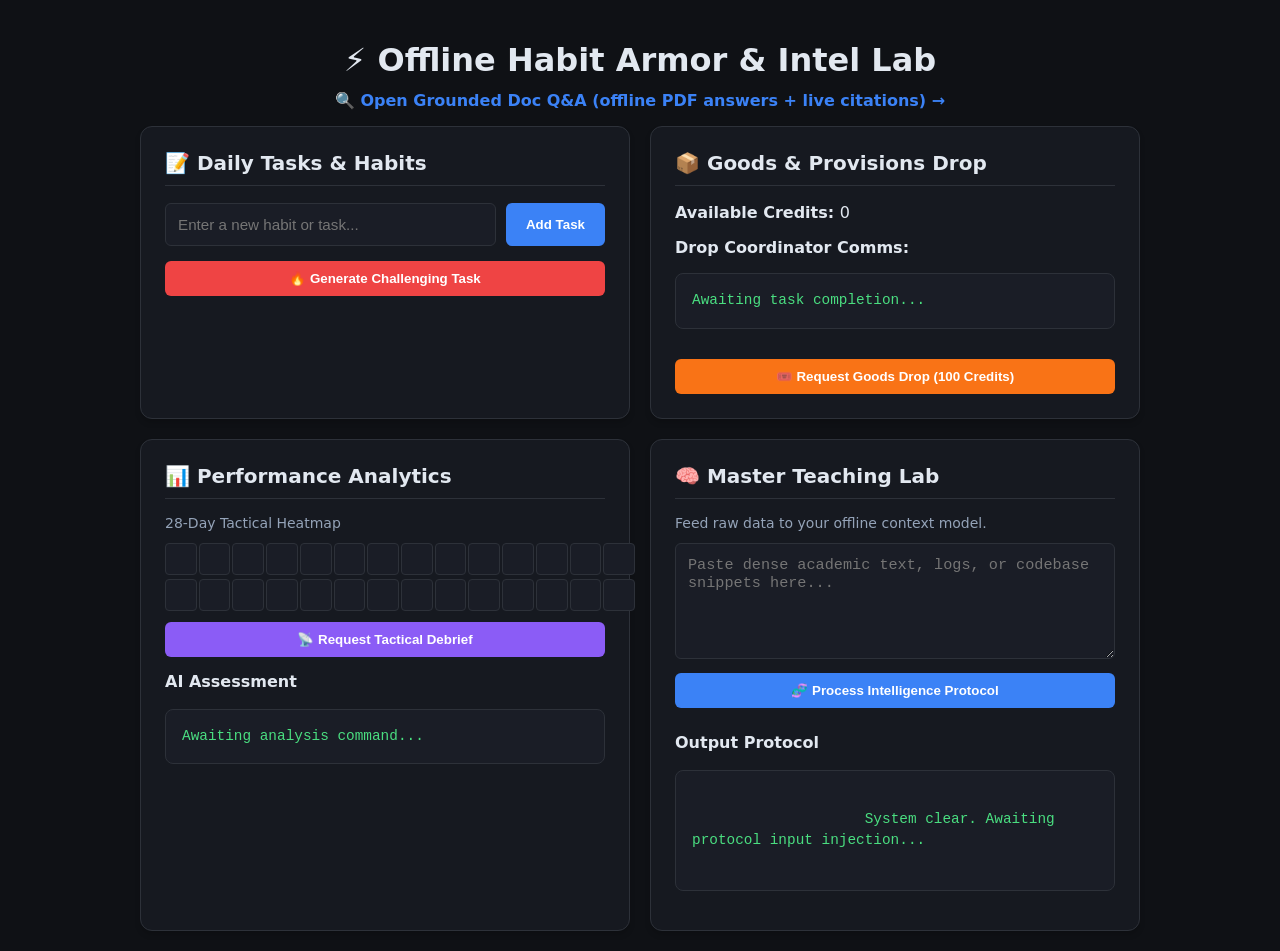
<file: index.html>
<!DOCTYPE html>
<html lang="en">
<head>
    <meta charset="UTF-8">
    <meta name="viewport" content="width=device-width, initial-scale=1.0">
    <title>Offline Habit Armor</title>
    <link rel="stylesheet" href="style.css">
    <link rel="manifest" href="manifest.json">
</head>
<body>
    <div id="app">
        <header>
            <h1>⚡ Offline Habit Armor & Intel Lab</h1>
            <p style="text-align:center;margin-top:-18px;">
                <a href="doc-qa.html" style="color:#3b82f6;text-decoration:none;font-weight:600;">🔍 Open Grounded Doc Q&A (offline PDF answers + live citations) →</a>
            </p>
        </header>

        <div class="dashboard-grid">
            
            <section class="card">
                <h2>📝 Daily Tasks & Habits</h2>
                <div class="input-group">
                    <input type="text" id="habit-input" placeholder="Enter a new habit or task...">
                    <button id="add-btn">Add Task</button>
                </div>
                <button id="challenge-btn" class="btn-challenge">🔥 Generate Challenging Task</button>
                <ul id="habit-list"></ul>
            </section>

            <section class="card">
                <h2>📦 Goods & Provisions Drop</h2>
                <div class="game-stats">
                    <p><strong>Available Credits: </strong><span id="credit-display">0</span></p>
                    <p><strong>Drop Coordinator Comms:</strong></p>
                    <div id="quest-log" class="console-box">Awaiting task completion...</div>
                </div>
                <button id="pull-btn" class="btn-drop">🎟️ Request Goods Drop (100 Credits)</button>
            </section>

            <section class="card">
                <h2>📊 Performance Analytics</h2>
                <p class="subtitle">28-Day Tactical Heatmap</p>
                <div id="heatmap" class="heatmap-grid"></div>
                <button id="debrief-btn" class="btn-debrief">📡 Request Tactical Debrief</button>
                
                <h3 style="margin-top: 15px;">AI Assessment</h3>
                <div id="debrief-output" class="console-box">Awaiting analysis command...</div>
            </section>

            <section class="card">
                <h2>🧠 Master Teaching Lab</h2>
                <p class="subtitle">Feed raw data to your offline context model.</p>
                <textarea id="raw-notes-input" rows="5" placeholder="Paste dense academic text, logs, or codebase snippets here..."></textarea>
                <button id="process-notes-btn" class="btn-intel">🧬 Process Intelligence Protocol</button>
                
                <h3 style="margin-top: 15px;">Output Protocol</h3>
                <div id="protocol-output" class="console-box markdown-target">
                    System clear. Awaiting protocol input injection...
                </div>
            </section>

        </div>
    </div>

    <script src="app.js"></script>
    <script>
        if ('serviceWorker' in navigator) {
            navigator.serviceWorker.register('/sw.js')
                .then(() => console.log('Service Worker Registered!'))
                .catch(err => console.error('Registration failed:', err));
        }
    </script>
</body>
</html>
</file>
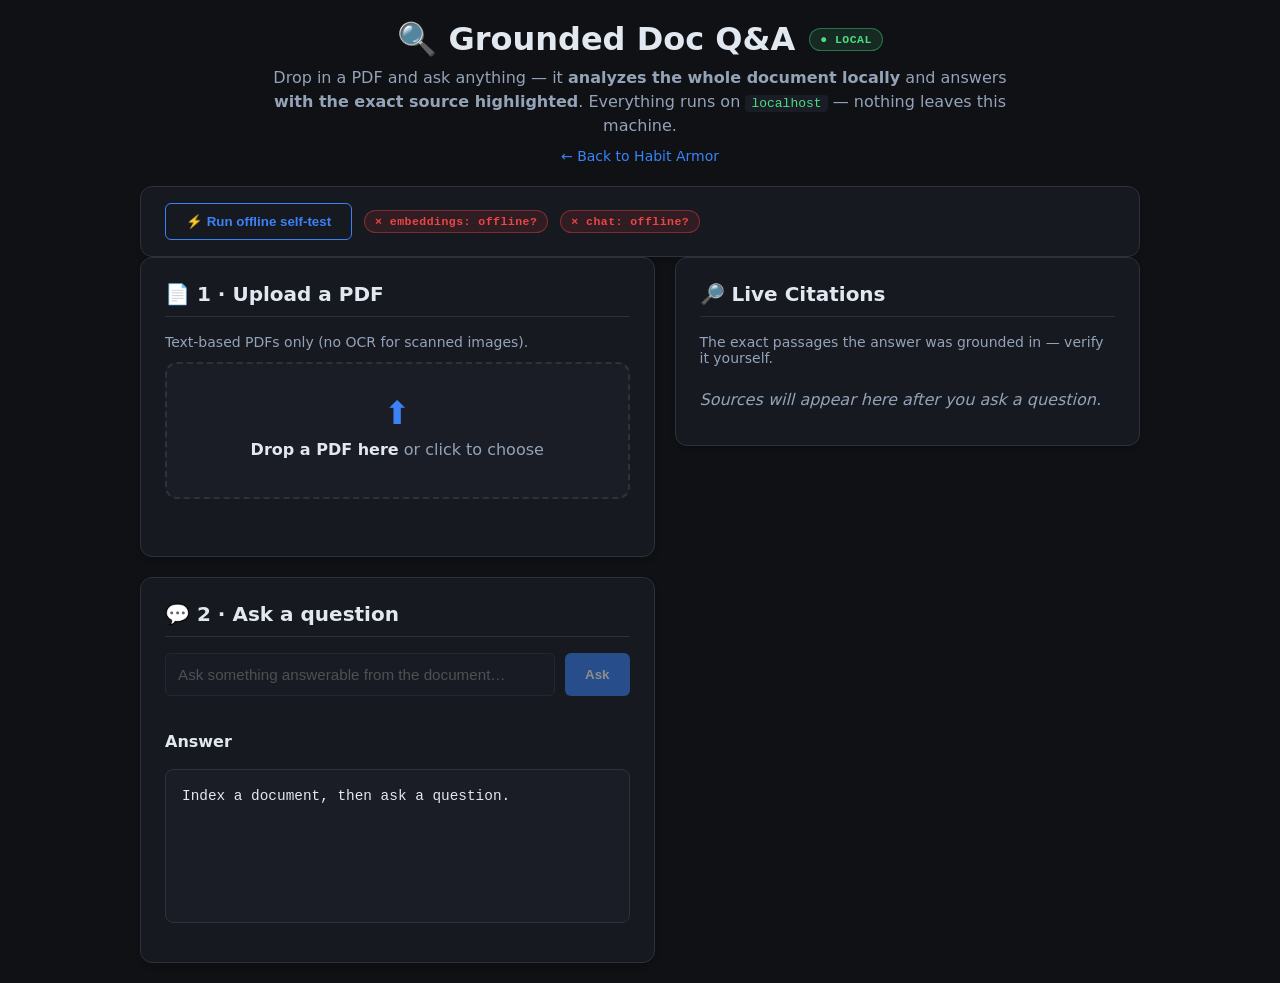
<file: doc-qa.html>
<!DOCTYPE html>
<html lang="en">
<head>
    <meta charset="UTF-8">
    <meta name="viewport" content="width=device-width, initial-scale=1.0">
    <title>Grounded Doc Q&A — Offline</title>
    <link rel="stylesheet" href="style.css">
    <link rel="stylesheet" href="doc-qa.css">
    <link rel="manifest" href="manifest.json">
</head>
<body>
    <div id="app" class="docqa">
        <header class="docqa-header">
            <div class="title-row">
                <h1>🔍 Grounded Doc Q&A</h1>
                <span id="net-pill" class="pill pill-green" title="Connectivity">● LOCAL</span>
            </div>
            <p class="tagline">Drop in a PDF and ask anything — it <strong>analyzes the whole document locally</strong> and answers <strong>with the exact source highlighted</strong>. Everything runs on <code>localhost</code> — nothing leaves this machine.</p>
            <a class="back-link" href="index.html">← Back to Habit Armor</a>
        </header>

        <!-- Phase 0: offline proof, visible to the judge -->
        <section class="card statusbar">
            <div class="status-line">
                <button id="selftest-btn" class="btn-ghost">⚡ Run offline self-test</button>
                <span id="embed-pill" class="pill pill-idle" title="Embedding model">embeddings: …</span>
                <span id="chat-pill" class="pill pill-idle" title="Chat model">chat: …</span>
            </div>
            <div id="selftest-out" class="selftest-out" hidden></div>
        </section>

        <div class="docqa-grid">
            <!-- LEFT: ingest + ask + answer -->
            <div class="col">
                <section class="card">
                    <h2>📄 1 · Upload a PDF</h2>
                    <p class="subtitle">Text-based PDFs only (no OCR for scanned images).</p>
                    <label id="dropzone" class="dropzone" for="pdf-input">
                        <input type="file" id="pdf-input" accept="application/pdf" hidden>
                        <div class="dz-inner">
                            <div class="dz-icon">⬆</div>
                            <div class="dz-text"><strong>Drop a PDF here</strong> or click to choose</div>
                            <div id="dz-file" class="dz-file"></div>
                        </div>
                    </label>

                    <div id="index-progress" class="progress-wrap" hidden>
                        <div class="progress-track"><div id="progress-bar" class="progress-bar"></div></div>
                        <div id="progress-label" class="progress-label">Working…</div>
                    </div>
                    <div id="index-status" class="index-status"></div>
                </section>

                <section class="card">
                    <h2>💬 2 · Ask a question</h2>
                    <div class="input-group">
                        <input type="text" id="question-input" placeholder="Ask something answerable from the document…" disabled>
                        <button id="ask-btn" disabled>Ask</button>
                    </div>
                    <div id="mode-note" class="mode-note"></div>
                    <h3>Answer</h3>
                    <div id="answer-box" class="console-box answer-box">Index a document, then ask a question.</div>
                </section>
            </div>

            <!-- RIGHT: live citations -->
            <div class="col">
                <section class="card sources-card">
                    <h2>🔎 Live Citations</h2>
                    <p class="subtitle">The exact passages the answer was grounded in — verify it yourself.</p>
                    <div id="citations" class="citations">
                        <div class="empty-state">Sources will appear here after you ask a question.</div>
                    </div>
                </section>
            </div>
        </div>
    </div>

    <script src="/vendor/pdf.min.js"></script>
    <script src="doc-qa.js"></script>
    <script>
        if ('serviceWorker' in navigator) {
            navigator.serviceWorker.register('/sw.js').catch(err => console.error('SW registration failed:', err));
        }
    </script>
</body>
</html>
</file>
<file: style.css>
:root {
    --bg-main: #0f1115;
    --bg-card: #161920;
    --bg-console: #1a1d26;
    --text-primary: #e2e8f0;
    --text-secondary: #94a3b8;
    --border-color: #2d3139;
    --accent-blue: #3b82f6;
    --accent-orange: #f97316;
    --accent-red: #ef4444;
    --accent-purple: #8b5cf6;
    --matrix-green: #4ade80;
}

body {
    font-family: system-ui, -apple-system, BlinkMacSystemFont, 'Segoe UI', Roboto, sans-serif;
    background-color: var(--bg-main);
    color: var(--text-primary);
    margin: 0;
    padding: 20px;
}

#app {
    max-width: 1000px;
    margin: auto;
}

header h1 {
    text-align: center;
    color: var(--text-primary);
    margin-bottom: 30px;
    font-weight: 700;
}

.dashboard-grid {
    display: flex;
    flex-direction: column;
    gap: 20px;
}

.card {
    background: var(--bg-card);
    padding: 24px;
    border-radius: 12px;
    border: 1px solid var(--border-color);
    box-shadow: 0 4px 6px -1px rgba(0, 0, 0, 0.2);
}

h2, h3 {
    margin-top: 0;
    color: var(--text-primary);
    border-bottom: 1px solid var(--border-color);
    padding-bottom: 10px;
}

h2 { font-size: 1.25rem; }
h3 { font-size: 1rem; border: none; margin-bottom: 8px;}

.subtitle {
    color: var(--text-secondary);
    font-size: 0.875rem;
    margin-bottom: 12px;
}

.input-group {
    display: flex;
    gap: 10px;
    margin-bottom: 15px;
}

input[type="text"], textarea {
    flex: 1;
    background-color: var(--bg-console);
    border: 1px solid var(--border-color);
    color: var(--text-primary);
    padding: 12px;
    border-radius: 6px;
    font-size: 0.95rem;
}

input[type="text"]:focus, textarea:focus {
    outline: 2px solid var(--accent-blue);
    border-color: transparent;
}

textarea {
    width: 100%;
    box-sizing: border-box;
    resize: vertical;
    font-family: monospace;
}

button {
    padding: 10px 20px;
    background-color: var(--accent-blue);
    color: white;
    border: none;
    border-radius: 6px;
    font-weight: 600;
    cursor: pointer;
    transition: background 0.2s;
}

button:hover { background-color: #2563eb; }

.btn-drop { background-color: var(--accent-orange); width: 100%; margin-top: 15px; }
.btn-drop:hover { background-color: #ea580c; }

.btn-intel { width: 100%; margin-top: 10px; margin-bottom: 10px; }

.btn-challenge { background-color: var(--accent-red); width: 100%; margin-bottom: 20px; }
.btn-challenge:hover { background-color: #dc2626; }

.btn-debrief { background-color: var(--accent-purple); width: 100%; }
.btn-debrief:hover { background-color: #7c3aed; }

ul { list-style-type: none; padding: 0; margin: 0; }

li {
    background: var(--bg-console);
    padding: 14px;
    border-radius: 6px;
    margin-bottom: 10px;
    display: flex;
    justify-content: space-between;
    align-items: center;
    border: 1px solid var(--border-color);
}

li.completed {
    text-decoration: line-through;
    color: var(--text-secondary);
    opacity: 0.6;
}

li input[type="checkbox"] { margin-right: 12px; transform: scale(1.1); }
li button { background-color: var(--accent-red); padding: 6px 12px; font-size: 0.85rem; }
li button:hover { background-color: #dc2626; }

.console-box {
    background-color: var(--bg-console);
    border: 1px solid var(--border-color);
    padding: 16px;
    border-radius: 8px;
    font-family: 'Courier New', Courier, monospace;
    font-size: 0.9rem;
    line-height: 1.5;
    color: var(--matrix-green); 
    overflow-y: auto;
    white-space: pre-wrap;
    margin-bottom: 15px;
}

/* Heatmap Grid Styles */
.heatmap-grid {
    display: grid;
    grid-template-columns: repeat(14, 1fr); /* 2 rows of 14 */
    gap: 4px;
    margin-bottom: 15px;
}

.heatmap-cell {
    width: 100%;
    aspect-ratio: 1;
    background-color: var(--bg-console);
    border: 1px solid var(--border-color);
    border-radius: 4px;
}

.heatmap-cell.active {
    background-color: var(--matrix-green);
    border-color: #22c55e;
    box-shadow: 0 0 5px rgba(74, 222, 128, 0.4);
}

@media (min-width: 768px) {
    .dashboard-grid {
        display: grid;
        grid-template-columns: 1fr 1fr;
    }
}
</file>
<file: doc-qa.css>
/* ============================================================
   Grounded Doc Q&A — layered on top of style.css theme vars
   ============================================================ */

.docqa { max-width: 1180px; }

.docqa-header { margin-bottom: 22px; }
.title-row {
    display: flex;
    align-items: center;
    justify-content: center;
    gap: 14px;
    margin-bottom: 8px;
}
.docqa-header h1 { margin: 0; font-weight: 700; }
.tagline {
    text-align: center;
    color: var(--text-secondary);
    max-width: 760px;
    margin: 0 auto 10px;
    line-height: 1.5;
}
.tagline code {
    background: var(--bg-console);
    padding: 1px 6px;
    border-radius: 4px;
    color: var(--matrix-green);
}
.back-link {
    display: block;
    text-align: center;
    color: var(--accent-blue);
    text-decoration: none;
    font-size: 0.875rem;
}
.back-link:hover { text-decoration: underline; }

/* ---- Status pills ---- */
.pill {
    font-size: 0.72rem;
    font-weight: 700;
    letter-spacing: 0.04em;
    padding: 4px 10px;
    border-radius: 999px;
    border: 1px solid var(--border-color);
    white-space: nowrap;
    font-family: 'Courier New', monospace;
}
.pill-green  { background: rgba(74, 222, 128, 0.12); color: var(--matrix-green); border-color: rgba(74,222,128,0.4); }
.pill-amber  { background: rgba(249, 115, 22, 0.12); color: var(--accent-orange); border-color: rgba(249,115,22,0.4); }
.pill-red    { background: rgba(239, 68, 68, 0.12);  color: var(--accent-red); border-color: rgba(239,68,68,0.4); }
.pill-idle   { background: var(--bg-console); color: var(--text-secondary); }

/* ---- Status bar / self-test ---- */
.statusbar { padding: 16px 24px; }
.status-line { display: flex; align-items: center; gap: 12px; flex-wrap: wrap; }
.btn-ghost {
    background: transparent;
    border: 1px solid var(--accent-blue);
    color: var(--accent-blue);
}
.btn-ghost:hover { background: rgba(59,130,246,0.12); }
.selftest-out {
    margin-top: 12px;
    font-family: 'Courier New', monospace;
    font-size: 0.85rem;
    line-height: 1.6;
    color: var(--matrix-green);
    background: var(--bg-console);
    border: 1px solid var(--border-color);
    border-radius: 8px;
    padding: 12px 14px;
    white-space: pre-wrap;
}

/* ---- Layout grid ---- */
.docqa-grid { display: grid; grid-template-columns: 1fr; gap: 20px; }
.col { display: flex; flex-direction: column; gap: 20px; }
@media (min-width: 900px) {
    .docqa-grid { grid-template-columns: 1.05fr 0.95fr; align-items: start; }
}

/* ---- Dropzone ---- */
.dropzone {
    display: block;
    border: 2px dashed var(--border-color);
    border-radius: 12px;
    background: var(--bg-console);
    cursor: pointer;
    transition: border-color 0.2s, background 0.2s;
}
.dropzone:hover, .dropzone.dragover {
    border-color: var(--accent-blue);
    background: rgba(59,130,246,0.06);
}
.dz-inner { padding: 30px 20px; text-align: center; }
.dz-icon { font-size: 2rem; color: var(--accent-blue); margin-bottom: 8px; }
.dz-text { color: var(--text-secondary); }
.dz-text strong { color: var(--text-primary); }
.dz-file { margin-top: 8px; color: var(--matrix-green); font-family: 'Courier New', monospace; font-size: 0.85rem; }

/* ---- Progress ---- */
.progress-wrap { margin-top: 16px; }
.progress-track {
    height: 8px;
    background: var(--bg-console);
    border: 1px solid var(--border-color);
    border-radius: 999px;
    overflow: hidden;
}
.progress-bar {
    height: 100%;
    width: 0%;
    background: linear-gradient(90deg, var(--accent-blue), var(--matrix-green));
    transition: width 0.2s ease;
}
.progress-label {
    margin-top: 8px;
    font-size: 0.85rem;
    color: var(--text-secondary);
    font-family: 'Courier New', monospace;
}
.index-status {
    margin-top: 14px;
    font-weight: 600;
    color: var(--matrix-green);
    min-height: 1.2em;
}
.index-status.err { color: var(--accent-red); }

/* ---- Answer ---- */
.mode-note {
    color: var(--text-secondary);
    font-size: 0.8rem;
    font-family: 'Courier New', monospace;
    margin-bottom: 8px;
    min-height: 1em;
}
.answer-box { min-height: 120px; color: var(--text-primary); }
.answer-box.thinking { color: var(--text-secondary); font-style: italic; }
.answer-box.err { color: var(--accent-red); }

/* Disabled-state feedback (scoped to the Doc Q&A page) */
button:disabled { opacity: 0.5; cursor: not-allowed; }
button:disabled:hover { background-color: var(--accent-blue); }
input[type="text"]:disabled, textarea:disabled { opacity: 0.6; cursor: not-allowed; }
.answer-box .cite-ref {
    color: var(--accent-orange);
    font-weight: 700;
}

/* ---- Citations ---- */
.sources-card { position: sticky; top: 16px; }
.citations { display: flex; flex-direction: column; gap: 14px; max-height: 70vh; overflow-y: auto; }
.empty-state { color: var(--text-secondary); font-style: italic; padding: 12px 0; }

.cite {
    border: 1px solid var(--border-color);
    border-left: 3px solid var(--accent-orange);
    border-radius: 8px;
    background: var(--bg-console);
    padding: 12px 14px;
}
.cite-head {
    display: flex;
    align-items: center;
    justify-content: space-between;
    margin-bottom: 8px;
    font-size: 0.8rem;
}
.cite-page { color: var(--accent-orange); font-weight: 700; font-family: 'Courier New', monospace; }
.cite-score { color: var(--text-secondary); font-family: 'Courier New', monospace; }
.cite-snippet {
    font-size: 0.88rem;
    line-height: 1.55;
    color: var(--text-primary);
    max-height: 180px;
    overflow-y: auto;
}
.cite-snippet mark {
    background: rgba(249, 115, 22, 0.35);
    color: #fff;
    border-radius: 3px;
    padding: 0 2px;
    box-shadow: 0 0 0 1px rgba(249,115,22,0.4);
}
.cite-ellipsis { color: var(--text-secondary); }
</file>
